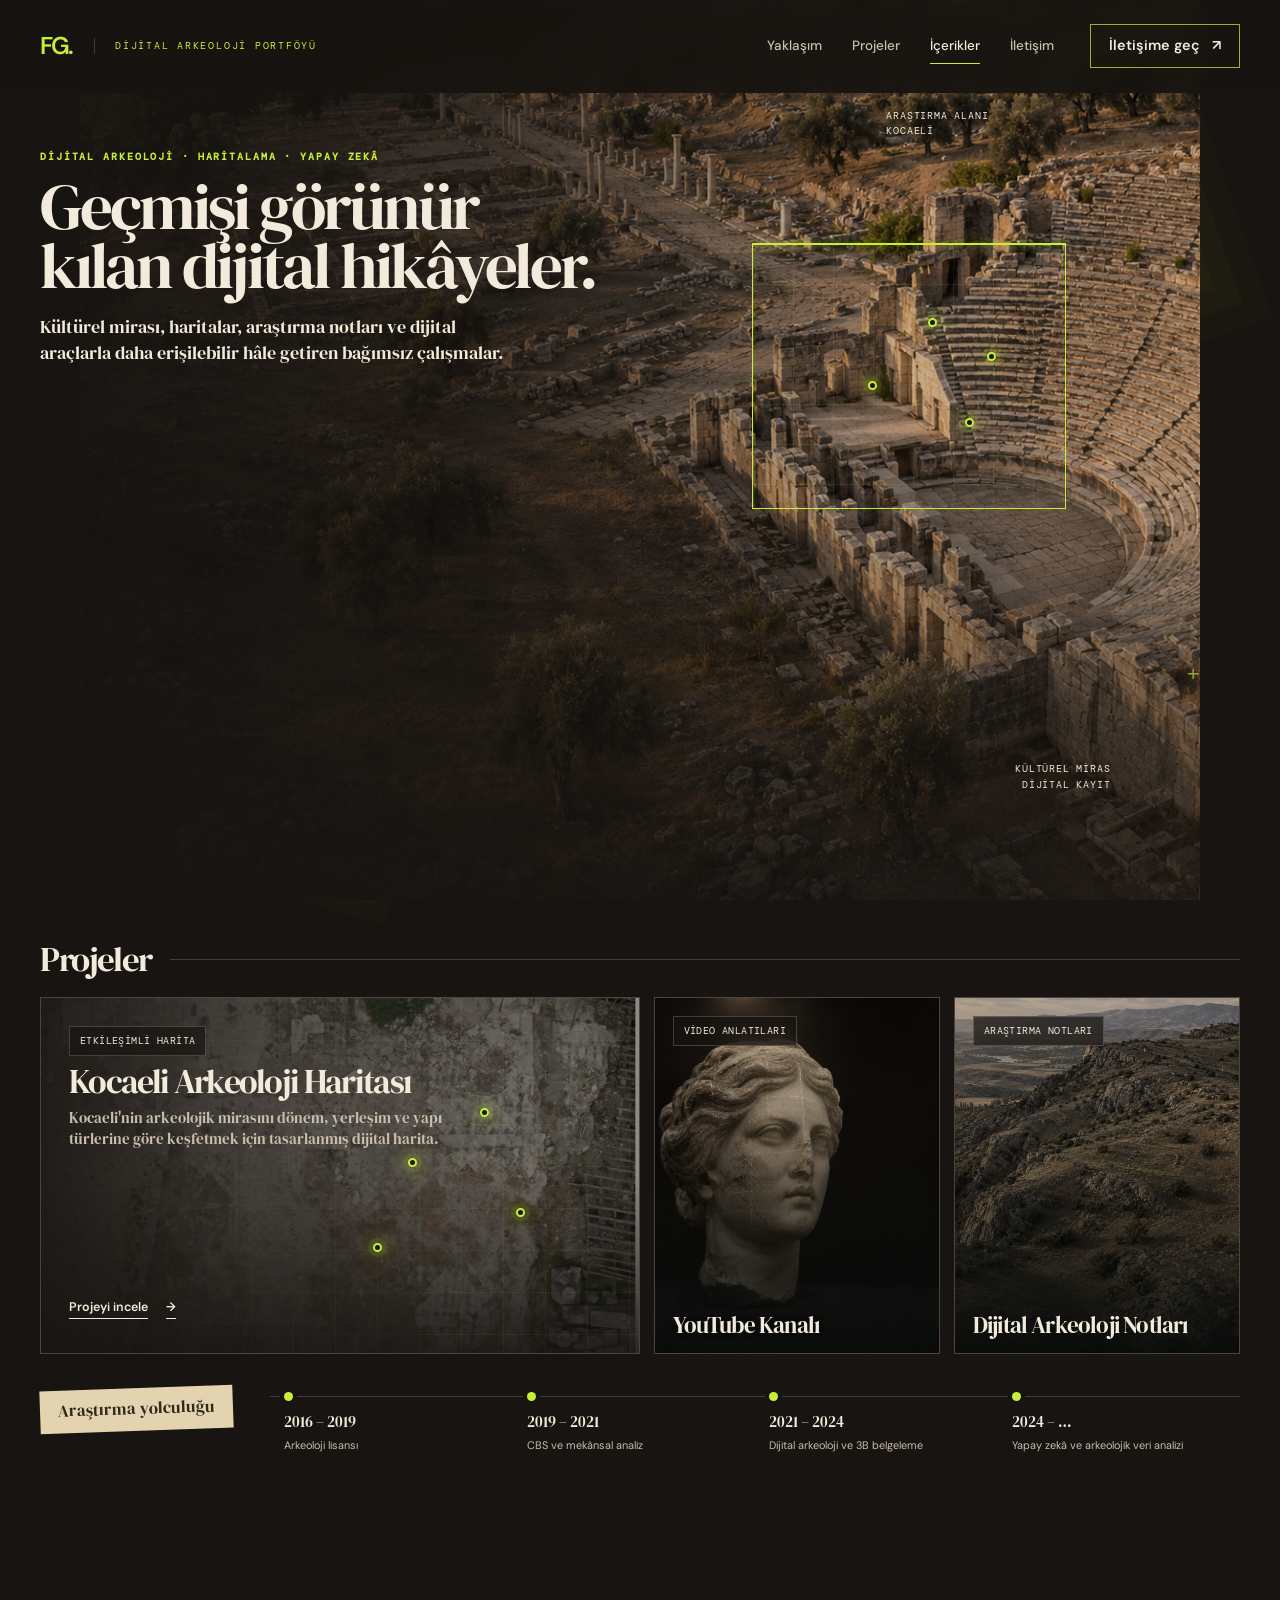
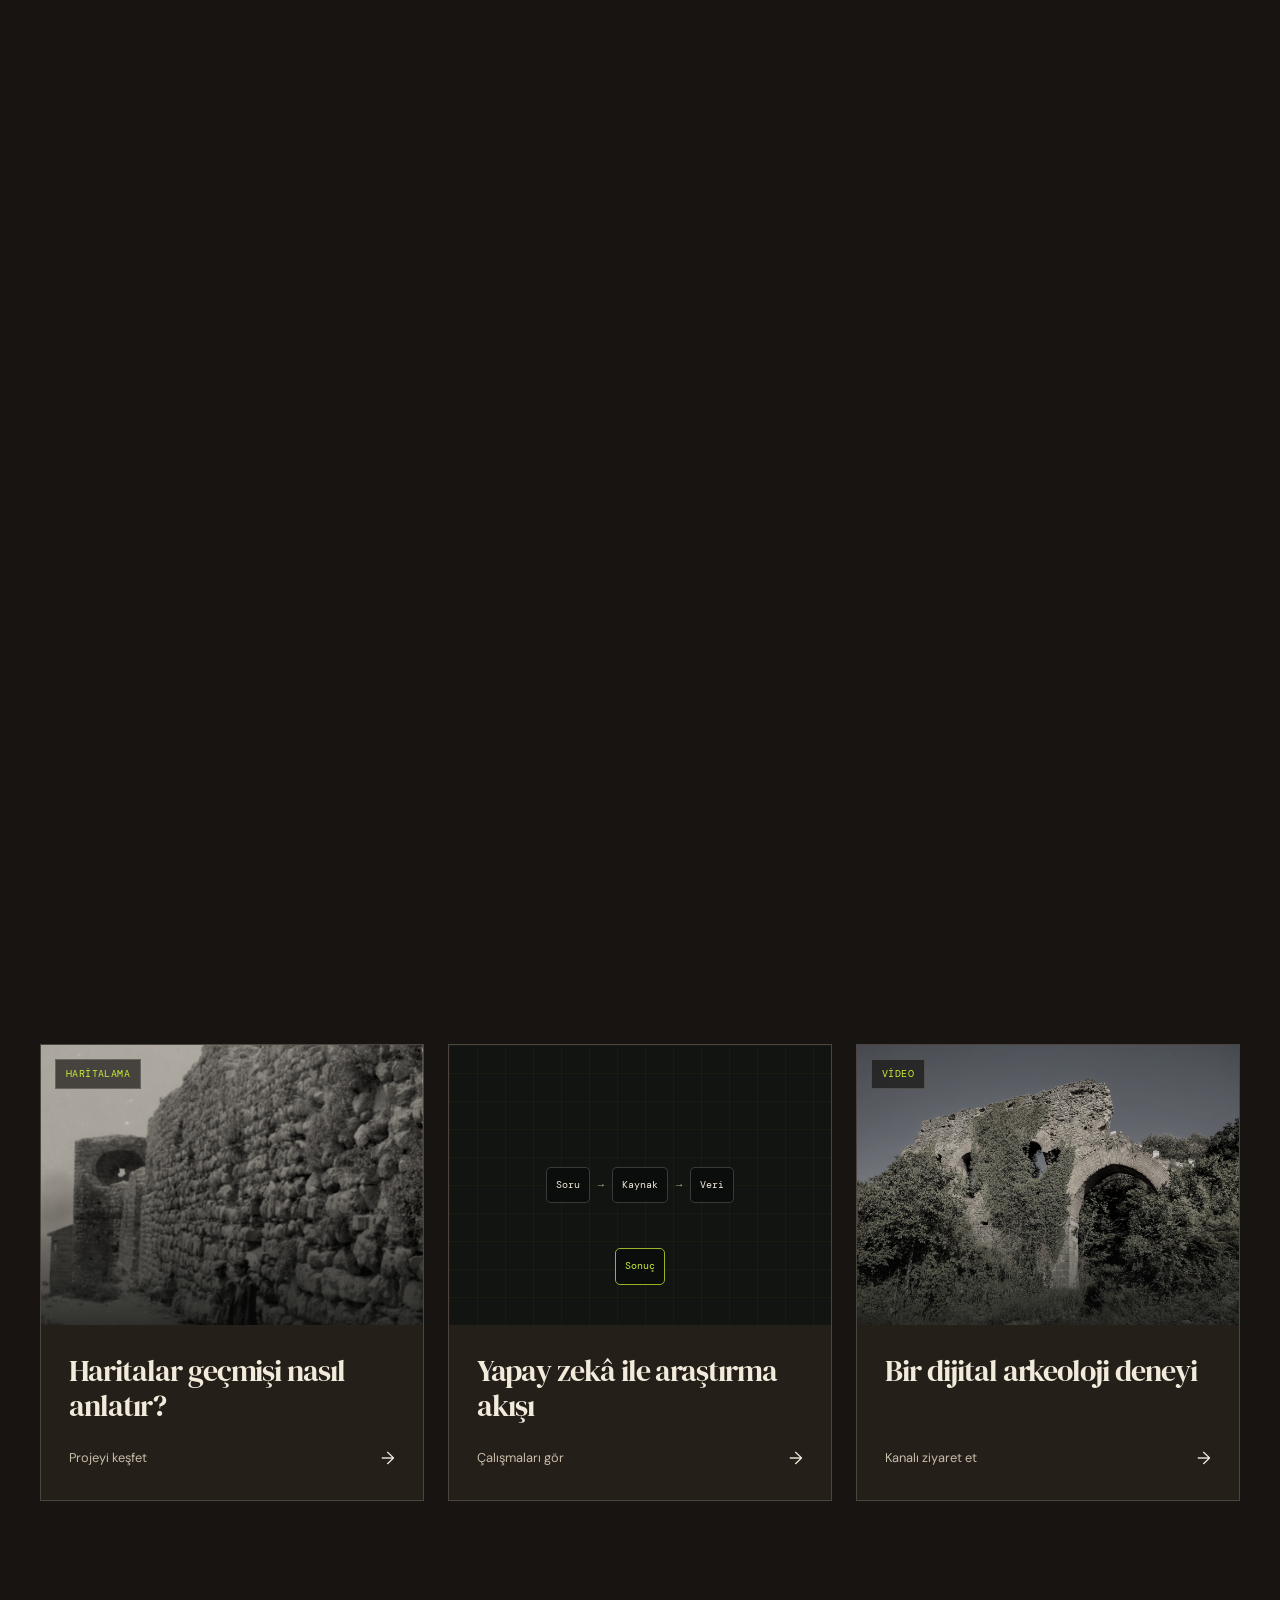
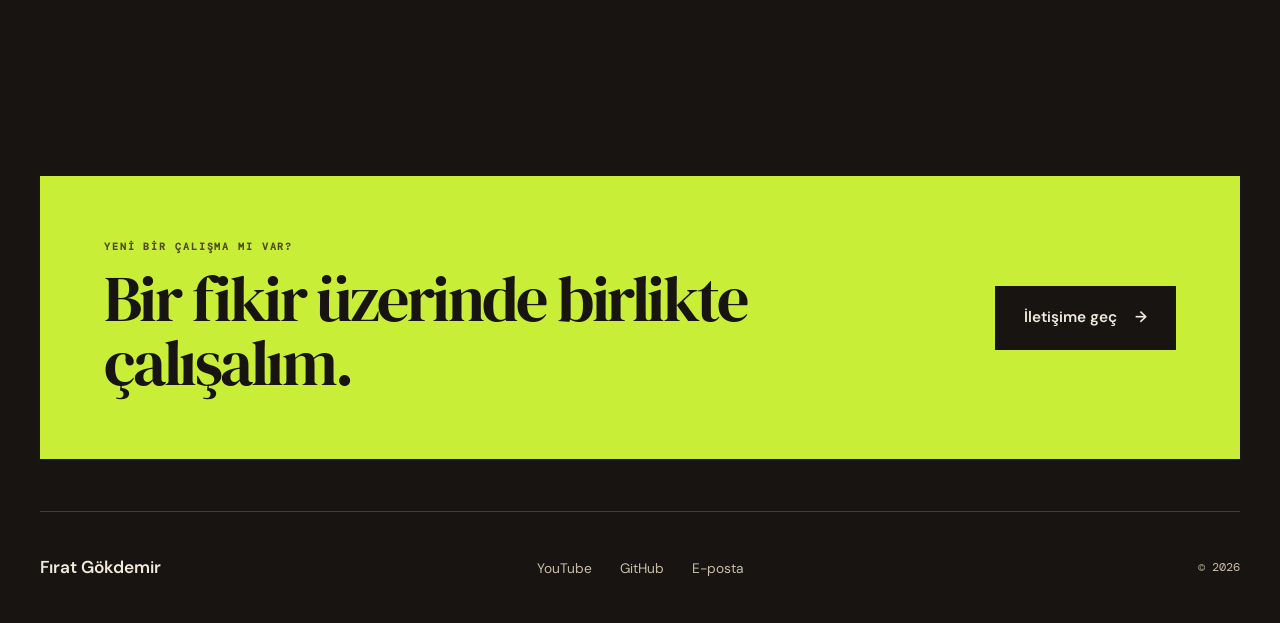
<file: index.html>
<!doctype html>
<html lang="tr" data-type="service" data-radius="soft" data-buttons="arrow" data-motion="quiet">
    <head>
        <meta charset="UTF-8" />
        <meta name="viewport" content="width=device-width, initial-scale=1.0" />
        <meta
            name="description"
            content="Fırat Gökdemir'in dijital arkeoloji, etkileşimli haritalar, yapay zekâ ve içerik üretimi üzerine proje ve çalışmaları."
        />
        <meta name="theme-color" content="#171411" />
        <meta name="page-type" content="service" />
        <meta name="site-kind" content="other" />
        <meta property="og:type" content="website" />
        <meta property="og:locale" content="tr_TR" />
        <meta property="og:title" content="Fırat Gökdemir | Dijital Arkeoloji ve Teknoloji" />
        <meta
            property="og:description"
            content="Geçmişi teknolojiyle yeniden keşfeden dijital haritalar, araştırmalar ve anlatılar."
        />
        <meta property="og:url" content="https://www.firatgokdemir.com/" />
        <meta property="og:image" content="https://www.firatgokdemir.com/og.png" />
        <meta name="twitter:card" content="summary_large_image" />
        <meta name="twitter:title" content="Fırat Gökdemir | Dijital Arkeoloji ve Teknoloji" />
        <meta
            name="twitter:description"
            content="Geçmişi teknolojiyle yeniden keşfeden dijital haritalar, araştırmalar ve anlatılar."
        />
        <meta name="twitter:image" content="https://www.firatgokdemir.com/og.png" />
        <title>Fırat Gökdemir | Dijital Arkeoloji ve Teknoloji</title>
        <link rel="preconnect" href="https://fonts.googleapis.com" />
        <link rel="preconnect" href="https://fonts.gstatic.com" crossorigin />
        <link href="https://fonts.googleapis.com/css2?family=DM+Mono:wght@400;500&family=DM+Sans:opsz,wght@9..40,400;9..40,500;9..40,600&family=DM+Serif+Display:ital@0;1&display=swap" rel="stylesheet" />
        <script>document.documentElement.classList.add("js");</script>
        <link rel="stylesheet" href="style.css" />
    </head>
    <body>
        <a class="skip-link" href="#main-content">İçeriğe geç</a>

        <header class="site-header" data-header>
            <nav class="nav shell" aria-label="Ana menü">
                <a class="brand" href="#top" aria-label="Fırat Gökdemir ana sayfa">
                    <span class="brand-mark">FG<span>.</span></span><span class="brand-note">Dijital Arkeoloji Portföyü</span>
                </a>

                <button
                    class="menu-toggle"
                    type="button"
                    aria-expanded="false"
                    aria-controls="main-menu"
                    aria-label="Menüyü aç"
                    data-menu-toggle
                >
                    <span></span>
                    <span></span>
                </button>

                <div class="nav-panel" id="main-menu" data-menu>
                    <div class="nav-links">
                        <a href="#about">Yaklaşım</a>
                        <a href="#projects">Projeler</a>
                        <a href="#insights">İçerikler</a>
                        <a href="#contact">İletişim</a>
                    </div>
                    <a class="nav-cta" href="mailto:firat.gokdemir@gmail.com">
                        İletişime geç <span aria-hidden="true">↗</span>
                    </a>
                </div>
            </nav>
        </header>

        <main id="main-content">
            <section class="hero shell hero-editorial" id="top">
                <div class="hero-copy reveal">
                    <p class="eyebrow">Dijital arkeoloji · haritalama · yapay zekâ</p>
                    <h1>Geçmişi görünür kılan dijital hikâyeler.</h1>
                    <p class="hero-lead">
                        Kültürel mirası, haritalar, araştırma notları ve dijital araçlarla daha
                        erişilebilir hâle getiren bağımsız çalışmalar.
                    </p>
                    <div class="hero-actions">
                        <a class="button button-primary" href="#projects">
                            Çalışmaları gör <span aria-hidden="true">→</span>
                        </a>
                        <a class="button button-secondary" href="#about">Hakkımda</a>
                    </div>
                </div>

                <div class="hero-visual reveal" aria-hidden="true">
                    <div class="coordinate coordinate-top">ARAŞTIRMA ALANI<br />KOCAELİ</div>
                    <div class="coordinate coordinate-bottom">KÜLTÜREL MİRAS<br />DİJİTAL KAYIT</div>
                    <span class="cross cross-one">+</span>
                    <span class="cross cross-two">+</span>
                    <div class="terrain">
                        <img
                            src="assets/hero-archaeology-aerial.png"
                            alt=""
                            fetchpriority="high"
                        />
                    </div>
                    <div class="contours contours-one"></div>
                    <div class="contours contours-two"></div>
                    <div class="scan-frame">
                        <span class="scan-line"></span>
                        <i class="map-node node-one"></i>
                        <i class="map-node node-two"></i>
                        <i class="map-node node-three"></i>
                        <i class="map-node node-four"></i>
                    </div>
                    <div class="elevation-scale"><span>800 m</span><span>600</span><span>400</span></div>
                </div>

            </section>

            <section class="section shell" id="projects">
                <div class="section-heading reveal">
                    <div>
                        <p class="eyebrow">Seçili çalışmalar</p>
                        <h2>Projeler</h2>
                    </div>
                    <p>
                        Araştırmayı, veriyi ve anlatıyı bir araya getiren bağımsız dijital
                        çalışmalar.
                    </p>
                </div>

                <div class="project-layout">
                    <article class="project-feature reveal">
                        <img
                            class="project-image"
                            src="assets/archaeology-aerial.jpg"
                            alt="Arkeolojik alanın yukarıdan çekilmiş görünümü"
                            loading="lazy"
                        />
                        <div class="project-shade"></div>
                        <div class="map-grid" aria-hidden="true"></div>
                        <i class="site-pin site-pin-one" aria-hidden="true"></i>
                        <i class="site-pin site-pin-two" aria-hidden="true"></i>
                        <i class="site-pin site-pin-three" aria-hidden="true"></i>
                        <i class="site-pin site-pin-four" aria-hidden="true"></i>

                        <div class="project-feature-content">
                            <div>
                                <span class="tag">Etkileşimli harita</span>
                                <h3>Kocaeli Arkeoloji Haritası</h3>
                                <p>
                                    Kocaeli'nin arkeolojik mirasını dönem, yerleşim ve yapı
                                    türlerine göre keşfetmek için tasarlanmış dijital harita.
                                </p>
                            </div>
                            <div class="feature-footer">
                                <div class="filter-chips" aria-label="Harita filtreleri">
                                    <span>Tüm alanlar</span>
                                    <span>Dönemler</span>
                                    <span>Yerleşimler</span>
                                </div>
                                <a class="button button-dark" href="/kocaeliarkeo/">
                                    Projeyi incele <span aria-hidden="true">→</span>
                                </a>
                            </div>
                        </div>
                    </article>

                    <div class="project-stack">
                        <a
                            class="project-card reveal"
                            href="https://www.youtube.com/c/firatgokdemir"
                            target="_blank"
                            rel="noreferrer"
                        >
                            <img
                                src="assets/project-3d-documentation.png"
                                alt="Arkeolojik bir eser başının üç boyutlu belgeleme görünümü"
                                loading="lazy"
                            />
                            <span class="project-card-overlay"></span>
                            <span class="tag">Video anlatıları</span>
                            <span class="play" aria-hidden="true">▶</span>
                            <span class="project-card-copy">
                                <strong>YouTube Kanalı</strong>
                                <small>Teknoloji, üretim ve dijital keşifler</small>
                            </span>
                        </a>

                        <a
                            class="project-card reveal"
                            href="https://github.com/firatgokdemir"
                            target="_blank"
                            rel="noreferrer"
                        >
                            <img
                                src="assets/project-ai-survey.png"
                                alt="Arkeolojik yüzey araştırması için hava fotoğrafı"
                                loading="lazy"
                            />
                            <span class="project-card-overlay"></span>
                            <span class="tag">Araştırma notları</span>
                            <span class="project-card-copy">
                                <strong>Dijital Arkeoloji Notları</strong>
                                <small>Kaynaklar, yöntemler ve dijital denemeler</small>
                            </span>
                        </a>
                    </div>
                </div>

                <div class="research-route" aria-label="Araştırma yolculuğu">
                    <p>Araştırma yolculuğu</p>
                    <ol>
                        <li><span></span><strong>2016 – 2019</strong><small>Arkeoloji lisansı</small></li>
                        <li><span></span><strong>2019 – 2021</strong><small>CBS ve mekânsal analiz</small></li>
                        <li><span></span><strong>2021 – 2024</strong><small>Dijital arkeoloji ve 3B belgeleme</small></li>
                        <li><span></span><strong>2024 – …</strong><small>Yapay zekâ ve arkeolojik veri analizi</small></li>
                    </ol>
                </div>
            </section>

            <section class="section about shell" id="about">
                <div class="about-copy reveal">
                    <p class="eyebrow">Hakkımda</p>
                    <h2>Merakın peşinden, disiplinler arasında.</h2>
                    <p>
                        Arkeolojinin sabrını teknolojinin hızıyla buluşturuyor; araştırıyor,
                        tasarlıyor ve paylaşıyorum. Amacım, kültürel mirası yeni araçlarla daha
                        anlaşılır ve erişilebilir kılmak.
                    </p>
                    <a class="text-link" href="mailto:firat.gokdemir@gmail.com">
                        Benimle iletişime geç <span aria-hidden="true">↗</span>
                    </a>
                </div>

                <ol class="principles reveal">
                    <li>
                        <span>01</span>
                        <div>
                            <h3>Araştır</h3>
                            <p>Kaynakları tara, veriyi topla ve bağlamı anlamaya odaklan.</p>
                        </div>
                        <b aria-hidden="true">⌕</b>
                    </li>
                    <li>
                        <span>02</span>
                        <div>
                            <h3>Üret</h3>
                            <p>Teknoloji ve tasarımı kullanarak özgün projeler geliştir.</p>
                        </div>
                        <b aria-hidden="true">◇</b>
                    </li>
                    <li>
                        <span>03</span>
                        <div>
                            <h3>Paylaş</h3>
                            <p>Bilgiyi erişilebilir kıl, içeriklerle topluluklara ulaştır.</p>
                        </div>
                        <b aria-hidden="true">↗</b>
                    </li>
                </ol>
            </section>

            <section class="section shell" id="insights">
                <div class="section-heading reveal">
                    <div>
                        <p class="eyebrow">Notlar ve yöntemler</p>
                        <h2>İçerik eksenleri</h2>
                    </div>
                    <p>Geçmişi ve bugünü aynı araştırma masasında buluşturan üç odak.</p>
                </div>

                <div class="insight-grid">
                    <a class="insight-card reveal" href="/kocaeliarkeo/">
                        <div class="insight-media">
                            <img
                                src="assets/historic-walls.jpg"
                                alt="Tarihi taş duvar ve kulelerin siyah beyaz görünümü"
                                loading="lazy"
                            />
                            <span class="tag">Haritalama</span>
                        </div>
                        <div class="insight-copy">
                            <h3>Haritalar geçmişi nasıl anlatır?</h3>
                            <span>Projeyi keşfet <b aria-hidden="true">→</b></span>
                        </div>
                    </a>

                    <a
                        class="insight-card reveal"
                        href="https://github.com/firatgokdemir"
                        target="_blank"
                        rel="noreferrer"
                    >
                        <div class="insight-media workflow-art" aria-hidden="true">
                            <span>Soru</span><i>→</i><span>Kaynak</span><i>→</i><span>Veri</span>
                            <em>Sonuç</em>
                        </div>
                        <div class="insight-copy">
                            <h3>Yapay zekâ ile araştırma akışı</h3>
                            <span>Çalışmaları gör <b aria-hidden="true">→</b></span>
                        </div>
                    </a>

                    <a
                        class="insight-card reveal"
                        href="https://www.youtube.com/c/firatgokdemir"
                        target="_blank"
                        rel="noreferrer"
                    >
                        <div class="insight-media">
                            <img
                                src="assets/aqueduct.jpg"
                                alt="Bitki örtüsü içindeki tarihi su kemeri kalıntısı"
                                loading="lazy"
                            />
                            <span class="tag">Video</span>
                        </div>
                        <div class="insight-copy">
                            <h3>Bir dijital arkeoloji deneyi</h3>
                            <span>Kanalı ziyaret et <b aria-hidden="true">→</b></span>
                        </div>
                    </a>
                </div>
            </section>

            <section class="contact shell reveal" id="contact">
                <div>
                    <p class="eyebrow">Yeni bir çalışma mı var?</p>
                    <h2>Bir fikir üzerinde birlikte çalışalım.</h2>
                </div>
                <a class="button button-contact" href="mailto:firat.gokdemir@gmail.com">
                    İletişime geç <span aria-hidden="true">→</span>
                </a>
            </section>
        </main>

        <footer class="footer shell">
            <a class="footer-brand" href="#top">Fırat Gökdemir</a>
            <div class="footer-links">
                <a href="https://www.youtube.com/c/firatgokdemir" target="_blank" rel="noreferrer">YouTube</a>
                <a href="https://github.com/firatgokdemir" target="_blank" rel="noreferrer">GitHub</a>
                <a href="mailto:firat.gokdemir@gmail.com">E-posta</a>
            </div>
            <p>© <span data-year>2026</span></p>
        </footer>

        <script src="script.js"></script>
    </body>
</html>
</file>
<file: style.css>
:root {
    --ink: #090b0a;
    --ink-soft: #101310;
    --panel: #141713;
    --panel-high: #1a1e19;
    --paper: #f1efe6;
    --paper-muted: #b8b9b0;
    --acid: #c5ff31;
    --acid-dim: #8fb922;
    --line: rgba(241, 239, 230, 0.14);
    --line-acid: rgba(197, 255, 49, 0.45);
    --font-display: "Space Grotesk", system-ui, sans-serif;
    --font-mono: "JetBrains Mono", ui-monospace, monospace;
    --radius: 16px;
    --shadow: 0 28px 80px rgba(0, 0, 0, 0.36);
}

*,
*::before,
*::after {
    box-sizing: border-box;
}

html {
    scroll-behavior: smooth;
    scroll-padding-top: 104px;
}

body {
    margin: 0;
    overflow-x: hidden;
    background:
        radial-gradient(circle at 73% 7%, rgba(91, 116, 41, 0.12), transparent 24rem),
        radial-gradient(circle at 14% 42%, rgba(197, 255, 49, 0.035), transparent 28rem),
        var(--ink);
    color: var(--paper);
    font-family: var(--font-display);
    font-size: 16px;
    line-height: 1.6;
    -webkit-font-smoothing: antialiased;
}

body::before {
    position: fixed;
    inset: 0;
    z-index: -1;
    background-image:
        linear-gradient(rgba(255, 255, 255, 0.012) 1px, transparent 1px),
        linear-gradient(90deg, rgba(255, 255, 255, 0.012) 1px, transparent 1px);
    background-size: 56px 56px;
    content: "";
    mask-image: linear-gradient(to bottom, black, transparent 82%);
}

img {
    display: block;
    max-width: 100%;
}

a {
    color: inherit;
}

button,
a {
    -webkit-tap-highlight-color: transparent;
}

:focus-visible {
    outline: 2px solid var(--acid);
    outline-offset: 4px;
}

.skip-link {
    position: fixed;
    top: 12px;
    left: 12px;
    z-index: 100;
    padding: 10px 14px;
    transform: translateY(-160%);
    border-radius: 8px;
    background: var(--acid);
    color: var(--ink);
    font-weight: 700;
    text-decoration: none;
}

.skip-link:focus {
    transform: translateY(0);
}

.shell {
    width: min(1240px, calc(100% - 48px));
    margin-inline: auto;
}

.site-header {
    position: fixed;
    inset: 0 0 auto;
    z-index: 50;
    border-bottom: 1px solid transparent;
    background: rgba(9, 11, 10, 0.64);
    backdrop-filter: blur(18px);
    transition: border-color 180ms ease, background 180ms ease;
}

.site-header.is-scrolled {
    border-color: var(--line);
    background: rgba(9, 11, 10, 0.92);
}

.nav {
    display: flex;
    min-height: 82px;
    align-items: center;
    justify-content: space-between;
}

.brand {
    font-size: 1.55rem;
    font-weight: 700;
    letter-spacing: -0.08em;
    text-decoration: none;
}

.brand span {
    color: var(--acid);
}

.nav-panel,
.nav-links {
    display: flex;
    align-items: center;
}

.nav-panel {
    gap: 36px;
}

.nav-links {
    gap: 30px;
}

.nav-links a {
    position: relative;
    color: var(--paper-muted);
    font-size: 0.9rem;
    font-weight: 500;
    text-decoration: none;
    transition: color 160ms ease;
}

.nav-links a::after {
    position: absolute;
    right: 0;
    bottom: -7px;
    left: 0;
    height: 1px;
    transform: scaleX(0);
    background: var(--acid);
    content: "";
    transition: transform 160ms ease;
}

.nav-links a:hover,
.nav-links a.is-active {
    color: var(--paper);
}

.nav-links a:hover::after,
.nav-links a.is-active::after {
    transform: scaleX(1);
}

.nav-cta {
    display: inline-flex;
    min-height: 44px;
    align-items: center;
    gap: 12px;
    padding: 0 18px;
    border: 1px solid var(--acid-dim);
    border-radius: 9px;
    font-size: 0.9rem;
    font-weight: 600;
    text-decoration: none;
    transition: background 160ms ease, color 160ms ease, transform 160ms ease;
}

.nav-cta:hover {
    transform: translateY(-2px);
    background: var(--acid);
    color: var(--ink);
}

.menu-toggle {
    display: none;
    width: 46px;
    height: 46px;
    align-items: center;
    justify-content: center;
    border: 1px solid var(--line);
    border-radius: 9px;
    background: transparent;
    color: var(--paper);
    cursor: pointer;
}

.menu-toggle span {
    position: absolute;
    width: 20px;
    height: 1px;
    background: currentColor;
    transition: transform 180ms ease;
}

.menu-toggle span:first-child {
    transform: translateY(-4px);
}

.menu-toggle span:last-child {
    transform: translateY(4px);
}

.menu-toggle[aria-expanded="true"] span:first-child {
    transform: rotate(45deg);
}

.menu-toggle[aria-expanded="true"] span:last-child {
    transform: rotate(-45deg);
}

.hero {
    display: grid;
    min-height: 850px;
    padding-top: 146px;
    grid-template-columns: minmax(0, 0.92fr) minmax(430px, 1.08fr);
    grid-template-rows: 1fr auto;
    column-gap: clamp(48px, 6vw, 92px);
    align-items: center;
}

.eyebrow {
    margin: 0 0 22px;
    color: var(--acid);
    font-family: var(--font-mono);
    font-size: 0.72rem;
    font-weight: 600;
    letter-spacing: 0.18em;
    line-height: 1.5;
    text-transform: uppercase;
}

.eyebrow span {
    color: var(--paper-muted);
}

.hero h1 {
    max-width: 720px;
    margin: 0;
    font-size: clamp(4rem, 6.15vw, 6.8rem);
    font-weight: 600;
    letter-spacing: -0.065em;
    line-height: 0.96;
    text-wrap: balance;
}

.hero-lead {
    max-width: 620px;
    margin: 32px 0 0;
    color: var(--paper-muted);
    font-size: clamp(1.04rem, 1.5vw, 1.22rem);
    line-height: 1.65;
}

.hero-actions {
    display: flex;
    flex-wrap: wrap;
    gap: 14px;
    margin-top: 38px;
}

.button {
    display: inline-flex;
    min-height: 52px;
    align-items: center;
    justify-content: center;
    gap: 18px;
    padding: 0 22px;
    border: 1px solid transparent;
    border-radius: 9px;
    font-size: 0.96rem;
    font-weight: 600;
    text-decoration: none;
    transition: transform 160ms ease, background 160ms ease, border-color 160ms ease;
}

.button:hover {
    transform: translateY(-2px);
}

.button-primary {
    background: var(--acid);
    color: var(--ink);
}

.button-primary:hover {
    background: #d4ff66;
}

.button-secondary {
    border-color: var(--line-acid);
    background: rgba(197, 255, 49, 0.025);
}

.button-secondary:hover {
    border-color: var(--acid);
    background: rgba(197, 255, 49, 0.08);
}

.hero-visual {
    position: relative;
    min-height: 570px;
    isolation: isolate;
}

.hero-visual::before {
    position: absolute;
    inset: 9% 4% 4%;
    z-index: -4;
    border-radius: 50%;
    background: radial-gradient(circle, rgba(197, 255, 49, 0.14), transparent 68%);
    content: "";
    filter: blur(18px);
}

.terrain {
    position: absolute;
    inset: 12% 8% 7% 7%;
    z-index: -2;
    overflow: hidden;
    transform: rotate(-7deg);
    border: 1px solid rgba(241, 239, 230, 0.13);
    border-radius: 44% 50% 38% 52% / 52% 38% 52% 43%;
    box-shadow: var(--shadow);
}

.terrain::after {
    position: absolute;
    inset: 0;
    background:
        linear-gradient(145deg, rgba(9, 11, 10, 0.05), rgba(9, 11, 10, 0.82)),
        radial-gradient(circle at 62% 48%, rgba(197, 255, 49, 0.3), transparent 34%);
    content: "";
    mix-blend-mode: color;
}

.terrain img {
    width: 100%;
    height: 100%;
    object-fit: cover;
    filter: grayscale(1) contrast(1.35) brightness(0.6);
}

.scan-frame {
    position: absolute;
    top: 27%;
    right: 6%;
    width: 62%;
    aspect-ratio: 1.18;
    border: 1px solid var(--acid-dim);
    background:
        radial-gradient(circle at 54% 48%, rgba(197, 255, 49, 0.13), transparent 42%),
        linear-gradient(rgba(197, 255, 49, 0.04) 1px, transparent 1px),
        linear-gradient(90deg, rgba(197, 255, 49, 0.04) 1px, transparent 1px);
    background-size: auto, 28px 28px, 28px 28px;
    box-shadow: inset 0 0 32px rgba(197, 255, 49, 0.05), 0 0 36px rgba(197, 255, 49, 0.07);
}

.scan-line {
    position: absolute;
    inset: 0 0 auto;
    height: 1px;
    background: var(--acid);
    box-shadow: 0 0 10px var(--acid);
    animation: scan 5s ease-in-out infinite;
}

.map-node,
.site-pin {
    position: absolute;
    width: 9px;
    height: 9px;
    border: 2px solid var(--acid);
    border-radius: 50%;
    background: var(--ink);
    box-shadow: 0 0 0 5px rgba(197, 255, 49, 0.08), 0 0 18px var(--acid);
}

.node-one { top: 28%; left: 56%; }
.node-two { top: 52%; left: 37%; }
.node-three { top: 66%; left: 68%; }
.node-four { top: 41%; left: 75%; }

.coordinate {
    position: absolute;
    color: rgba(197, 255, 49, 0.55);
    font-family: var(--font-mono);
    font-size: 0.65rem;
    line-height: 1.55;
}

.coordinate-top { top: 8%; left: 9%; }
.coordinate-bottom { right: 1%; bottom: 6%; text-align: right; }

.cross {
    position: absolute;
    color: rgba(197, 255, 49, 0.6);
    font-family: var(--font-mono);
    font-size: 1.5rem;
    font-weight: 300;
}

.cross-one { top: 5%; left: 5%; }
.cross-two { right: 0; bottom: 23%; }

.elevation-scale {
    position: absolute;
    top: 31%;
    right: 0;
    display: grid;
    gap: 43px;
    padding-left: 12px;
    border-left: 1px solid rgba(197, 255, 49, 0.45);
    color: rgba(197, 255, 49, 0.45);
    font-family: var(--font-mono);
    font-size: 0.52rem;
}

.contours {
    position: absolute;
    z-index: -3;
    width: 330px;
    height: 240px;
    border: 1px solid rgba(197, 255, 49, 0.07);
    border-radius: 44% 56% 40% 60%;
    box-shadow:
        0 0 0 14px rgba(197, 255, 49, 0.025),
        0 0 0 32px rgba(197, 255, 49, 0.022),
        0 0 0 54px rgba(197, 255, 49, 0.018),
        0 0 0 78px rgba(197, 255, 49, 0.015);
}

.contours-one { top: 10%; right: 10%; transform: rotate(-19deg); }
.contours-two { bottom: 8%; left: 8%; transform: scale(0.64) rotate(15deg); }

.expertise {
    display: grid;
    grid-column: 1 / -1;
    grid-template-columns: repeat(4, 1fr);
    margin-top: 46px;
    border-block: 1px solid var(--line);
}

.expertise div {
    display: flex;
    min-height: 86px;
    align-items: center;
    justify-content: center;
    gap: 15px;
    color: var(--paper-muted);
    font-size: 0.9rem;
}

.expertise div + div {
    border-left: 1px solid var(--line);
}

.expertise span {
    color: var(--acid);
    font-family: var(--font-mono);
    font-size: 1.4rem;
}

.section {
    padding-block: clamp(92px, 10vw, 150px);
}

.section-heading {
    display: grid;
    margin-bottom: 42px;
    grid-template-columns: 1fr minmax(260px, 420px);
    align-items: end;
    gap: 48px;
}

.section-heading .eyebrow {
    margin-bottom: 8px;
}

.section-heading h2,
.about h2,
.contact h2 {
    margin: 0;
    font-size: clamp(2.5rem, 4.1vw, 4.8rem);
    font-weight: 600;
    letter-spacing: -0.055em;
    line-height: 1;
}

.section-heading > p {
    margin: 0;
    color: var(--paper-muted);
}

.project-layout {
    display: grid;
    grid-template-columns: minmax(0, 1.78fr) minmax(300px, 0.92fr);
    gap: 14px;
}

.project-feature,
.project-card,
.insight-card {
    position: relative;
    overflow: hidden;
    border: 1px solid var(--line);
    border-radius: var(--radius);
    background: var(--panel);
}

.project-feature {
    min-height: 590px;
    isolation: isolate;
}

.project-image,
.project-shade,
.map-grid {
    position: absolute;
    inset: 0;
    width: 100%;
    height: 100%;
}

.project-image {
    z-index: -4;
    object-fit: cover;
    filter: grayscale(1) contrast(1.22) brightness(0.55);
}

.project-shade {
    z-index: -3;
    background:
        linear-gradient(90deg, rgba(9, 11, 10, 0.94) 0%, rgba(9, 11, 10, 0.46) 62%, rgba(9, 11, 10, 0.25)),
        linear-gradient(0deg, rgba(9, 11, 10, 0.92), transparent 55%);
}

.map-grid {
    z-index: -2;
    background-image:
        linear-gradient(rgba(197, 255, 49, 0.05) 1px, transparent 1px),
        linear-gradient(90deg, rgba(197, 255, 49, 0.05) 1px, transparent 1px);
    background-size: 42px 42px;
    mask-image: linear-gradient(90deg, transparent 8%, black 70%);
}

.project-feature-content {
    display: flex;
    height: 100%;
    min-height: 590px;
    flex-direction: column;
    justify-content: space-between;
    padding: clamp(28px, 4vw, 52px);
}

.tag {
    display: inline-flex;
    width: max-content;
    min-height: 30px;
    align-items: center;
    padding: 0 10px;
    border: 1px solid rgba(241, 239, 230, 0.2);
    border-radius: 6px;
    background: rgba(9, 11, 10, 0.42);
    color: var(--paper-muted);
    font-family: var(--font-mono);
    font-size: 0.64rem;
    letter-spacing: 0.04em;
    text-transform: uppercase;
    backdrop-filter: blur(8px);
}

.project-feature h3 {
    max-width: 550px;
    margin: 18px 0 14px;
    font-size: clamp(2.2rem, 3.5vw, 4rem);
    font-weight: 600;
    letter-spacing: -0.05em;
    line-height: 1.05;
}

.project-feature p {
    max-width: 540px;
    margin: 0;
    color: var(--paper-muted);
}

.feature-footer {
    display: flex;
    align-items: end;
    justify-content: space-between;
    gap: 24px;
}

.filter-chips {
    display: flex;
    flex-wrap: wrap;
    gap: 8px;
}

.filter-chips span {
    padding: 6px 9px;
    border: 1px solid rgba(197, 255, 49, 0.17);
    border-radius: 5px;
    background: rgba(9, 11, 10, 0.58);
    color: rgba(241, 239, 230, 0.66);
    font-family: var(--font-mono);
    font-size: 0.6rem;
}

.button-dark {
    flex: 0 0 auto;
    border-color: var(--acid-dim);
    background: rgba(9, 11, 10, 0.85);
}

.button-dark:hover {
    background: var(--acid);
    color: var(--ink);
}

.site-pin-one { top: 31%; right: 25%; }
.site-pin-two { top: 45%; right: 37%; }
.site-pin-three { top: 59%; right: 19%; }
.site-pin-four { top: 69%; right: 43%; }

.project-stack {
    display: grid;
    grid-template-rows: 1fr 1fr;
    gap: 14px;
}

.project-card {
    min-height: 288px;
    color: var(--paper);
    text-decoration: none;
    transition: border-color 180ms ease, transform 180ms ease;
}

.project-card:hover,
.insight-card:hover {
    transform: translateY(-4px);
    border-color: var(--line-acid);
}

.project-card img {
    width: 100%;
    height: 100%;
    object-fit: cover;
    filter: grayscale(0.82) sepia(0.18) contrast(1.1) brightness(0.7);
    transition: transform 450ms ease;
}

.project-card:hover img {
    transform: scale(1.035);
}

.project-card-overlay {
    position: absolute;
    inset: 0;
    background: linear-gradient(0deg, rgba(9, 11, 10, 0.97), transparent 72%);
}

.project-card > .tag {
    position: absolute;
    top: 18px;
    left: 18px;
}

.play {
    position: absolute;
    top: 50%;
    left: 50%;
    display: grid;
    width: 64px;
    height: 64px;
    transform: translate(-50%, -50%);
    place-items: center;
    border: 1px solid var(--acid);
    border-radius: 50%;
    background: rgba(9, 11, 10, 0.45);
    color: var(--acid);
    backdrop-filter: blur(8px);
}

.project-card-copy {
    position: absolute;
    right: 22px;
    bottom: 20px;
    left: 22px;
    display: grid;
    gap: 3px;
}

.project-card-copy strong {
    font-size: 1.42rem;
    font-weight: 600;
    letter-spacing: -0.035em;
}

.project-card-copy small {
    color: var(--paper-muted);
    font-size: 0.82rem;
}

.about {
    position: relative;
    display: grid;
    grid-template-columns: minmax(0, 0.9fr) minmax(420px, 1.1fr);
    gap: clamp(64px, 10vw, 150px);
    align-items: center;
}

.about::before {
    position: absolute;
    bottom: 16%;
    left: 0;
    width: 300px;
    height: 120px;
    border: 1px solid rgba(197, 255, 49, 0.06);
    border-radius: 50%;
    box-shadow: 0 0 0 16px rgba(197, 255, 49, 0.025), 0 0 0 34px rgba(197, 255, 49, 0.018);
    content: "";
    transform: rotate(-8deg);
}

.about h2 {
    max-width: 580px;
}

.about-copy > p:not(.eyebrow) {
    max-width: 590px;
    margin: 28px 0;
    color: var(--paper-muted);
    font-size: 1.08rem;
}

.text-link {
    display: inline-flex;
    align-items: center;
    gap: 12px;
    color: var(--acid);
    font-weight: 600;
    text-decoration: none;
}

.text-link:hover {
    text-decoration: underline;
    text-underline-offset: 5px;
}

.principles {
    position: relative;
    display: grid;
    gap: 0;
    margin: 0;
    padding: 0;
    list-style: none;
}

.principles::before {
    position: absolute;
    top: 26px;
    bottom: 26px;
    left: 25px;
    width: 1px;
    background: rgba(241, 239, 230, 0.38);
    content: "";
}

.principles li {
    position: relative;
    display: grid;
    min-height: 146px;
    padding: 25px 10px 25px 86px;
    grid-template-columns: 1fr auto;
    align-items: start;
    border-bottom: 1px solid var(--line);
}

.principles li:last-child {
    border-bottom: 0;
}

.principles li > span {
    position: absolute;
    top: 25px;
    left: 0;
    z-index: 1;
    display: grid;
    width: 51px;
    height: 51px;
    place-items: center;
    border: 1px solid var(--acid);
    border-radius: 50%;
    background: var(--ink);
    font-family: var(--font-mono);
    font-size: 0.76rem;
}

.principles h3 {
    margin: 0 0 5px;
    font-size: 1.3rem;
}

.principles p {
    max-width: 420px;
    margin: 0;
    color: var(--paper-muted);
    font-size: 0.9rem;
}

.principles b {
    color: var(--acid);
    font-family: var(--font-mono);
    font-size: 1.65rem;
    font-weight: 400;
}

.insight-grid {
    display: grid;
    grid-template-columns: repeat(3, minmax(0, 1fr));
    gap: 14px;
}

.insight-card {
    color: var(--paper);
    text-decoration: none;
    transition: border-color 180ms ease, transform 180ms ease;
}

.insight-media {
    position: relative;
    height: 230px;
    overflow: hidden;
    background: #151813;
}

.insight-media img {
    width: 100%;
    height: 100%;
    object-fit: cover;
    filter: grayscale(0.82) sepia(0.16) contrast(1.08) brightness(0.78);
    transition: transform 450ms ease;
}

.insight-card:hover img {
    transform: scale(1.035);
}

.insight-media::after {
    position: absolute;
    inset: 0;
    background: linear-gradient(180deg, transparent 52%, rgba(9, 11, 10, 0.7));
    content: "";
}

.insight-media .tag {
    position: absolute;
    top: 14px;
    left: 14px;
    z-index: 1;
    color: var(--acid);
}

.insight-copy {
    display: grid;
    min-height: 155px;
    padding: 24px;
    align-content: space-between;
}

.insight-copy h3 {
    margin: 0;
    font-size: 1.35rem;
    font-weight: 600;
    letter-spacing: -0.035em;
    line-height: 1.2;
}

.insight-copy > span {
    display: flex;
    align-items: center;
    justify-content: space-between;
    color: var(--paper-muted);
    font-size: 0.8rem;
}

.insight-copy b {
    color: var(--paper);
    font-size: 1.1rem;
    font-weight: 400;
}

.workflow-art {
    display: flex;
    align-items: center;
    justify-content: center;
    gap: 8px;
    padding: 28px;
    background:
        linear-gradient(rgba(197, 255, 49, 0.035) 1px, transparent 1px),
        linear-gradient(90deg, rgba(197, 255, 49, 0.035) 1px, transparent 1px),
        #111410;
    background-size: 28px 28px;
    font-family: var(--font-mono);
    font-size: 0.65rem;
}

.workflow-art::after {
    display: none;
}

.workflow-art span,
.workflow-art em {
    padding: 9px;
    border: 1px solid rgba(241, 239, 230, 0.2);
    border-radius: 5px;
    background: rgba(9, 11, 10, 0.75);
    font-style: normal;
}

.workflow-art i {
    color: var(--paper-muted);
    font-style: normal;
}

.workflow-art em {
    position: absolute;
    right: 50%;
    bottom: 40px;
    transform: translateX(50%);
    border-color: var(--acid-dim);
    color: var(--acid);
}

.contact {
    display: flex;
    min-height: 260px;
    margin-block: clamp(70px, 9vw, 130px) 52px;
    padding: clamp(34px, 5vw, 68px);
    align-items: center;
    justify-content: space-between;
    gap: 48px;
    overflow: hidden;
    border-radius: var(--radius);
    background:
        radial-gradient(circle at 86% 32%, rgba(9, 11, 10, 0.08), transparent 21rem),
        var(--paper);
    color: var(--ink);
}

.contact .eyebrow {
    margin-bottom: 12px;
    color: #53621c;
}

.contact h2 {
    max-width: 760px;
}

.button-contact {
    flex: 0 0 auto;
    min-height: 64px;
    padding-inline: 28px;
    background: var(--acid);
    color: var(--ink);
}

.button-contact:hover {
    background: #d5ff68;
}

.footer {
    display: grid;
    min-height: 112px;
    grid-template-columns: 1fr auto 1fr;
    align-items: center;
    border-top: 1px solid var(--line);
    color: var(--paper-muted);
}

.footer-brand {
    color: var(--paper);
    font-size: 1.08rem;
    font-weight: 600;
    text-decoration: none;
}

.footer-links {
    display: flex;
    gap: 28px;
}

.footer-links a {
    font-size: 0.86rem;
    text-decoration: none;
}

.footer-links a:hover {
    color: var(--acid);
}

.footer p {
    margin: 0;
    justify-self: end;
    font-family: var(--font-mono);
    font-size: 0.75rem;
}

.js .reveal {
    opacity: 0;
    transform: translateY(18px);
    transition: opacity 600ms ease, transform 600ms ease;
}

.js .reveal.is-visible {
    opacity: 1;
    transform: translateY(0);
}

@keyframes scan {
    0%, 100% { top: 0; opacity: 0.35; }
    50% { top: 100%; opacity: 1; }
}

@media (max-width: 1050px) {
    .hero {
        min-height: 760px;
        grid-template-columns: 1fr 0.8fr;
    }

    .hero h1 {
        font-size: clamp(3.5rem, 7vw, 5.4rem);
    }

    .hero-visual {
        min-height: 490px;
    }

    .project-layout {
        grid-template-columns: 1fr;
    }

    .project-stack {
        grid-template-columns: 1fr 1fr;
        grid-template-rows: none;
    }

    .about {
        grid-template-columns: 1fr 1fr;
        gap: 64px;
    }

    .insight-copy {
        padding: 20px;
    }
}

@media (max-width: 820px) {
    .shell {
        width: min(100% - 32px, 680px);
    }

    .nav {
        min-height: 72px;
    }

    .menu-toggle {
        position: relative;
        z-index: 2;
        display: flex;
    }

    .nav-panel {
        position: absolute;
        top: 64px;
        right: 16px;
        left: 16px;
        display: none;
        padding: 18px;
        align-items: stretch;
        border: 1px solid var(--line);
        border-radius: 12px;
        background: rgba(15, 18, 15, 0.98);
        box-shadow: var(--shadow);
    }

    .nav-panel.is-open {
        display: grid;
    }

    .nav-links {
        display: grid;
    }

    .nav-links a {
        display: flex;
        min-height: 48px;
        align-items: center;
        border-bottom: 1px solid var(--line);
    }

    .nav-links a::after {
        display: none;
    }

    .nav-cta {
        justify-content: space-between;
    }

    .hero {
        min-height: auto;
        padding-top: 128px;
        grid-template-columns: 1fr;
        grid-template-rows: auto auto auto;
    }

    .hero-copy {
        position: relative;
        z-index: 2;
    }

    .hero h1 {
        max-width: 650px;
        font-size: clamp(3.35rem, 12vw, 5.6rem);
    }

    .hero-visual {
        min-height: 570px;
        margin-top: 38px;
    }

    .expertise {
        grid-template-columns: 1fr 1fr;
        margin-top: 22px;
    }

    .expertise div:nth-child(3) {
        border-left: 0;
        border-top: 1px solid var(--line);
    }

    .expertise div:nth-child(4) {
        border-top: 1px solid var(--line);
    }

    .section-heading {
        grid-template-columns: 1fr;
        gap: 20px;
    }

    .project-feature,
    .project-feature-content {
        min-height: 620px;
    }

    .about {
        grid-template-columns: 1fr;
    }

    .insight-grid {
        grid-template-columns: 1fr;
    }

    .insight-media {
        height: 300px;
    }

    .contact {
        align-items: flex-start;
        flex-direction: column;
    }

    .button-contact {
        width: 100%;
    }

    .footer {
        padding-block: 32px;
        grid-template-columns: 1fr auto;
        row-gap: 22px;
    }

    .footer-links {
        grid-column: 1 / -1;
        grid-row: 2;
    }
}

@media (max-width: 560px) {
    .shell {
        width: min(100% - 24px, 520px);
    }

    .hero {
        padding-top: 116px;
    }

    .hero h1 {
        font-size: clamp(3rem, 14vw, 4.5rem);
    }

    .hero-actions {
        align-items: stretch;
        flex-direction: column;
    }

    .hero-actions .button {
        width: 100%;
    }

    .hero-visual {
        min-height: 430px;
        margin-inline: -8px;
    }

    .scan-frame {
        top: 28%;
        right: 3%;
        width: 68%;
    }

    .terrain {
        inset: 14% 5% 8% 4%;
    }

    .coordinate {
        font-size: 0.56rem;
    }

    .elevation-scale {
        display: none;
    }

    .expertise div {
        min-height: 76px;
        gap: 10px;
        padding: 8px;
        font-size: 0.76rem;
        text-align: center;
    }

    .expertise span {
        font-size: 1.1rem;
    }

    .section {
        padding-block: 84px;
    }

    .project-feature,
    .project-feature-content {
        min-height: 640px;
    }

    .project-feature-content {
        padding: 24px;
    }

    .project-feature h3 {
        font-size: 2.45rem;
    }

    .feature-footer {
        align-items: stretch;
        flex-direction: column;
    }

    .button-dark {
        width: 100%;
    }

    .project-stack {
        grid-template-columns: 1fr;
    }

    .project-card {
        min-height: 310px;
    }

    .about {
        gap: 46px;
    }

    .about h2,
    .contact h2 {
        font-size: 2.75rem;
    }

    .principles li {
        padding-left: 70px;
    }

    .principles b {
        display: none;
    }

    .insight-media {
        height: 240px;
    }

    .workflow-art {
        padding-inline: 16px;
        gap: 5px;
    }

    .workflow-art span {
        padding-inline: 6px;
    }

    .contact {
        min-height: 360px;
        margin-bottom: 28px;
        padding: 32px 24px;
    }

    .footer {
        grid-template-columns: 1fr;
    }

    .footer p {
        justify-self: start;
    }
}

/* Reference-aligned composition: one full-bleed archaeological scene, then a research board. */
@media (min-width: 861px) {
    .hero-editorial {
        position: relative;
        display: block;
        min-height: 610px;
        padding-top: 160px;
    }

    .hero-editorial .hero-visual {
        position: absolute;
        inset: 0 calc((1360px - 100vw) / 2) 0 calc((1360px - 100vw) / 2);
        z-index: 0;
        min-height: auto;
        margin: 0;
    }

    .hero-editorial .terrain { inset: 0; border: 0; }
    .hero-editorial .terrain::after {
        background: linear-gradient(90deg, rgba(23,20,17,.9) 0%, rgba(23,20,17,.64) 36%, rgba(23,20,17,.08) 72%), linear-gradient(0deg, rgba(23,20,17,.82), transparent 48%);
    }
    .hero-editorial .terrain img { filter: sepia(.23) saturate(.95) contrast(1.04) brightness(.82); }
    .hero-editorial .scan-frame { top: 27%; right: 12%; width: 28%; }
    .hero-editorial .coordinate-top { top: 12%; left: 72%; }
    .hero-editorial .coordinate-bottom { right: 8%; bottom: 12%; }
    .hero-editorial .elevation-scale { display: none; }
    .hero-editorial .contours-one { top: 10%; right: 5%; }
    .hero-editorial .contours-two { bottom: 2%; left: 2%; }
    .hero-editorial .hero-copy { position: relative; z-index: 2; width: min(570px, 48%); }
    .hero-editorial .hero-copy .eyebrow { margin-bottom: 12px; }
    .hero-editorial .hero-copy h1 { max-width: 570px; font-size: clamp(3.7rem, 5.1vw, 5.75rem); }
    .hero-editorial .hero-lead { max-width: 470px; margin-top: 20px; color: var(--paper); font-family: var(--font-display); font-size: 1.15rem; line-height: 1.38; }
    .hero-editorial .hero-actions { display: none; }

    #projects.section { padding-top: 42px; padding-bottom: 84px; }
    #projects .section-heading { display: flex; align-items: center; gap: 18px; margin-bottom: 20px; }
    #projects .section-heading .eyebrow { display: none; }
    #projects .section-heading h2 { font-size: 2.2rem; }
    #projects .section-heading > p { display: none; }
    #projects .section-heading::after { flex: 1; height: 1px; background: var(--line); content: ""; }
    #projects .project-layout { grid-template-columns: 1.55fr .74fr .74fr; gap: 14px; }
    #projects .project-stack { display: contents; }
    #projects .project-feature, #projects .project-feature-content { min-height: 260px; }
    #projects .project-feature-content { padding: 28px; }
    #projects .project-feature h3 { max-width: 420px; margin: 10px 0; font-size: 2.1rem; }
    #projects .project-feature p { max-width: 410px; font-family: var(--font-display); font-size: .94rem; line-height: 1.35; }
    #projects .feature-footer { display: block; margin-top: 14px; }
    #projects .filter-chips { display: none; }
    #projects .button-dark { min-height: 34px; padding: 0; border: 0; background: transparent; color: var(--paper); font-size: .78rem; text-decoration: underline; text-underline-offset: 7px; }
    #projects .button-dark:hover { background: transparent; color: var(--acid); }
    #projects .project-card { min-height: 260px; }
    #projects .project-card-copy { right: 18px; bottom: 16px; left: 18px; }
    #projects .project-card-copy strong { font-family: var(--font-display); font-size: 1.45rem; font-weight: 400; line-height: 1; }
    #projects .project-card-copy small { display: none; }
    #projects .play { display: none; }

    .research-route { display: grid; margin-top: 34px; grid-template-columns: 200px 1fr; align-items: start; gap: 30px; }
    .research-route > p { width: max-content; margin: 0; padding: 8px 18px; transform: rotate(-2deg); background: #e3d3af; color: #31281d; font-family: var(--font-display); font-size: 1.05rem; }
    .research-route ol { position: relative; display: grid; margin: 0; padding: 0; grid-template-columns: repeat(4, 1fr); list-style: none; }
    .research-route ol::before { position: absolute; top: 8px; right: 0; left: 0; height: 1px; background: var(--line); content: ""; }
    .research-route li { position: relative; display: grid; padding: 22px 14px 0; gap: 2px; }
    .research-route li span { position: absolute; top: 4px; left: 14px; width: 9px; height: 9px; border-radius: 50%; background: var(--acid); box-shadow: 0 0 0 4px var(--ink); }
    .research-route strong { font-family: var(--font-display); font-size: .95rem; font-weight: 400; }
    .research-route small { color: var(--paper-muted); font-size: .68rem; }
}

@media (max-width: 860px) {
    .research-route { display: none; }
    .hero-editorial .hero-actions { display: flex; }
}

@media (prefers-reduced-motion: reduce) {
    *,
    *::before,
    *::after {
        scroll-behavior: auto !important;
        animation-duration: 0.01ms !important;
        animation-iteration-count: 1 !important;
        transition-duration: 0.01ms !important;
    }

    .js .reveal {
        opacity: 1;
        transform: none;
    }
}

/* Editorial archaeology redesign */
:root {
    --ink: #171411;
    --ink-soft: #211d18;
    --panel: #241f19;
    --panel-high: #2d271f;
    --paper: #f2eadb;
    --paper-muted: #c9bdab;
    --acid: #c9ee38;
    --acid-dim: #96b423;
    --line: rgba(242, 234, 219, 0.19);
    --line-acid: rgba(201, 238, 56, 0.52);
    --font-display: "DM Serif Display", Georgia, serif;
    --font-mono: "DM Mono", ui-monospace, monospace;
    --font-sans: "DM Sans", system-ui, sans-serif;
    --radius: 2px;
}

body {
    background: #171411;
    font-family: var(--font-sans);
}

body::before {
    opacity: .45;
    background-image: linear-gradient(rgba(242,234,219,.028) 1px, transparent 1px), linear-gradient(90deg, rgba(242,234,219,.018) 1px, transparent 1px);
    background-size: 72px 72px;
}

.shell { width: min(1360px, calc(100% - 80px)); }
.site-header { background: rgba(23, 20, 17, .92); backdrop-filter: blur(14px); }
.nav { min-height: 92px; }
.brand { display: inline-flex; align-items: center; gap: 22px; font-family: var(--font-sans); letter-spacing: 0; }
.brand-mark { font-size: 1.52rem; font-weight: 600; letter-spacing: -.08em; }
.brand-note { padding-left: 20px; border-left: 1px solid var(--line); color: var(--paper-muted); font-family: var(--font-mono); font-size: .61rem; font-weight: 400; letter-spacing: .18em; text-transform: uppercase; }
.nav-links a { font-family: var(--font-sans); font-size: .84rem; }
.nav-cta, .button { border-radius: 0; font-family: var(--font-sans); }

.hero { min-height: 900px; padding-top: 150px; grid-template-columns: minmax(360px, .78fr) minmax(560px, 1.22fr); column-gap: 42px; }
.hero-copy { align-self: center; z-index: 3; }
.eyebrow { color: var(--acid); font-size: .62rem; letter-spacing: .19em; }
.hero h1 { max-width: 650px; font-family: var(--font-display); font-size: clamp(4.1rem, 6.4vw, 7.35rem); font-weight: 400; letter-spacing: -.045em; line-height: .9; }
.hero-lead { max-width: 470px; color: var(--paper-muted); font-size: 1.05rem; }
.hero-visual { min-height: 650px; margin-right: -36px; }
.hero-visual::before { inset: 0; border-radius: 0; background: linear-gradient(120deg, rgba(201,238,56,.16), transparent 47%); filter: none; }
.terrain { inset: 2% 0 5% 0; transform: none; border: 1px solid var(--line); border-radius: 0; box-shadow: none; }
.terrain::after { background: linear-gradient(90deg, rgba(23,20,17,.26), transparent 58%), linear-gradient(0deg, rgba(23,20,17,.42), transparent 42%); mix-blend-mode: normal; }
.terrain img { filter: sepia(.24) saturate(.83) contrast(1.05) brightness(.76); }
.scan-frame { top: 18%; right: 6%; width: 62%; border-color: var(--acid); background: linear-gradient(rgba(201,238,56,.09) 1px, transparent 1px), linear-gradient(90deg, rgba(201,238,56,.09) 1px, transparent 1px); background-size: 40px 40px; box-shadow: none; }
.coordinate { z-index: 3; color: var(--paper); font-size: .62rem; letter-spacing: .08em; }
.coordinate-top { top: 6%; left: 5%; }.coordinate-bottom { right: 5%; bottom: 8%; }
.elevation-scale { color: var(--paper-muted); border-color: var(--paper-muted); }
.contours { border-radius: 0; }
.expertise { margin-top: 32px; border-color: var(--line); }
.expertise div { justify-content: flex-start; padding-left: 22px; font-family: var(--font-sans); }

.section { padding-block: 160px; }
.section-heading h2, .about h2, .contact h2 { font-family: var(--font-display); font-size: clamp(3.1rem, 5vw, 5.5rem); font-weight: 400; letter-spacing: -.04em; }
.section-heading { margin-bottom: 54px; }
.project-layout { grid-template-columns: minmax(0, 1.45fr) minmax(320px, .85fr); gap: 24px; }
.project-feature, .project-card, .insight-card { border-radius: 0; background: var(--panel); }
.project-feature { min-height: 660px; }
.project-feature-content { min-height: 660px; padding: 46px; }
.project-image { filter: sepia(.28) saturate(.82) contrast(1.04) brightness(.66); }
.project-shade { background: linear-gradient(90deg, rgba(23,20,17,.92) 0%, rgba(23,20,17,.46) 58%, rgba(23,20,17,.2)), linear-gradient(0deg, rgba(23,20,17,.84), transparent 50%); }
.tag { border-radius: 0; color: var(--paper); background: rgba(23,20,17,.68); }
.project-feature h3 { font-family: var(--font-display); font-size: clamp(2.8rem, 4vw, 4.8rem); font-weight: 400; line-height: .95; }
.project-card { min-height: 318px; }.project-stack { gap: 24px; }
.project-card img { filter: sepia(.35) saturate(.78) contrast(1.04) brightness(.7); }
.about { grid-template-columns: minmax(300px,.75fr) minmax(500px,1.25fr); }
.about::before { display: none; }.about h2 { max-width: 500px; }
.principles { border-top: 1px solid var(--line); }.principles::before { display: none; }
.principles li { grid-template-columns: 72px 1fr auto; padding: 28px 0; min-height: 132px; }
.principles li > span { position: static; width: auto; height: auto; border: 0; border-radius: 0; background: transparent; color: var(--acid); place-items: start; }
.insight-grid { gap: 24px; }.insight-media { height: 280px; }.insight-copy { min-height: 175px; padding: 28px; }.insight-copy h3 { font-family: var(--font-display); font-size: 1.85rem; font-weight: 400; }
.contact { border-radius: 0; background: #c9ee38; color: #171411; }.contact .eyebrow { color: #514c1b; }.button-contact { background: #171411; color: #f2eadb; border-radius: 0; }
.footer { border-top-color: var(--line); }

@media (max-width: 860px) {
    .shell { width: min(100% - 40px, 720px); }
    .brand-note { display: none; }
    .hero { min-height: auto; grid-template-columns: 1fr; padding-top: 132px; }
    .hero-visual { min-height: 520px; margin: 48px 0 0; }
    .project-layout, .about { grid-template-columns: 1fr; }
    .section { padding-block: 104px; }
}
@media (max-width: 560px) {
    .shell { width: min(100% - 28px, 520px); }
    .hero h1 { font-size: clamp(3.6rem, 17vw, 5.3rem); }
    .hero-visual { min-height: 390px; }
    .scan-frame { width: 68%; }
    .section-heading h2, .about h2, .contact h2 { font-size: 3.3rem; }
    .project-feature, .project-feature-content { min-height: 580px; }
    .project-feature-content { padding: 28px; }
    .project-feature h3 { font-size: 3.1rem; }
    .expertise div { justify-content: center; padding-left: 8px; }
}
</file>
